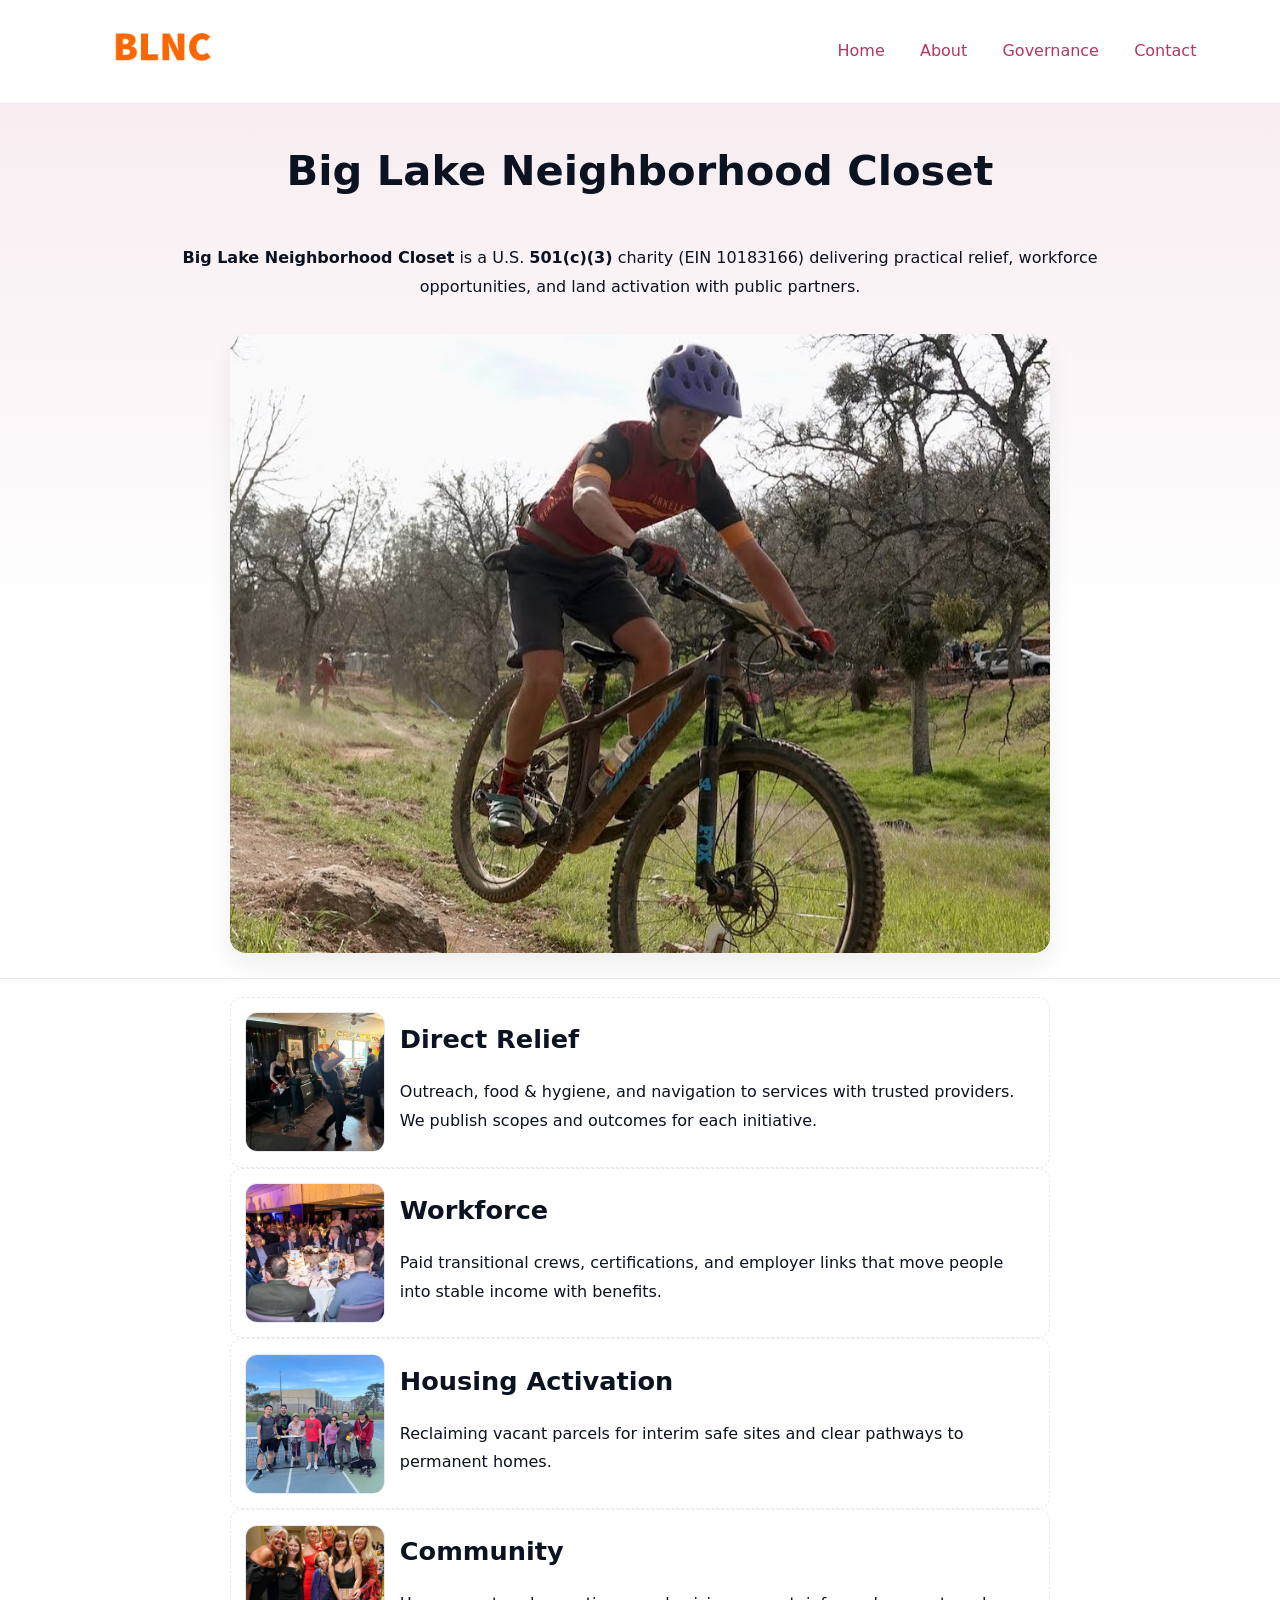
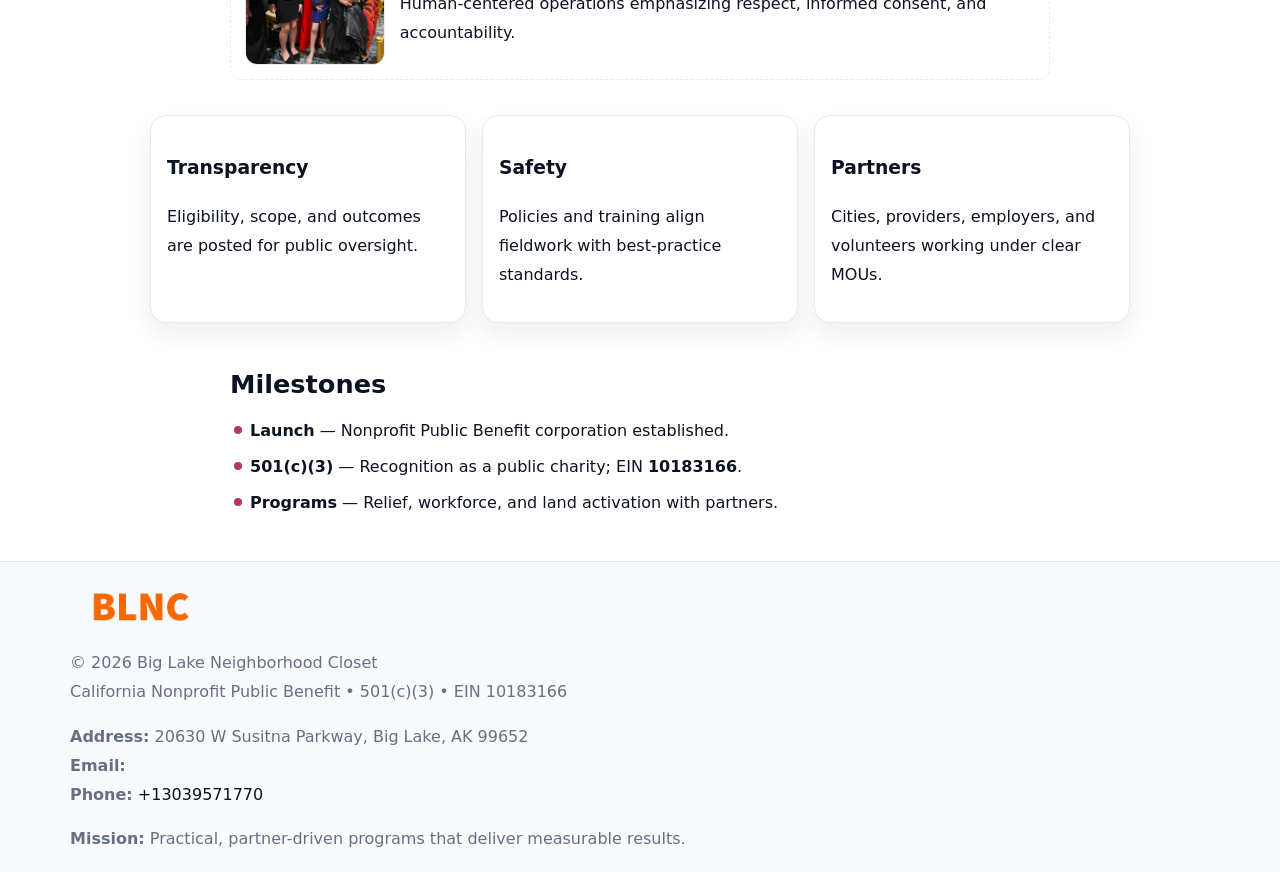
<file: index.html>
<!doctype html><html lang="en"><head>
<meta charset="utf-8"/><meta name="viewport" content="width=device-width,initial-scale=1"/>
<title>Big Lake Neighborhood Closet – Nonprofit • 2025</title>
<link rel="stylesheet" href="assets/styles.css"/><link rel="icon" href="images/logo.png"/>
<meta name="data-ein" content="10183166"/><meta name="data-name" content="Big Lake Neighborhood Closet"/>
<meta name="data-email" content=""/><meta name="data-phone" content="+13039571770"/>
<meta name="data-address" content="20630 W Susitna Parkway,
Big Lake, AK 99652"/><meta name="data-map" content="20630+W+Susitna+Parkway,+Big+Lake,+AK+99652"/>
  <meta name="description" content="Our nonprofit strengthens the community with programs focused on community services, education, and direct relief.">
<meta name="facebook-domain-verification" content="l0nfv5w6jjv4mo6bqmliomjya0cujt" />
</head><body>
<div style="position:absolute;left:-9999px;top:-9999px;opacity:0" data-uniq="{{UNIQUE_BLOB}}">
  <span>Our nonprofit strengthens the community with programs focused on community services, education, and direct relief.</span><svg width="12" height="12" viewBox="0 0 12 12" xmlns="http://www.w3.org/2000/svg"><circle cx="6" cy="6" r="5" fill="#2b6cb0"/></svg><img src="images/hero.jpg" width="1" height="1" alt="" loading="lazy"/>
</div>

<header><div class="cdc96898b7f">
  <a href="index.html"><img src="images/logo.png" style="width:140px" alt="Big Lake Neighborhood Closet"></a>
  <nav><a class="active" href="index.html">Home</a><a href="about.html">About</a><a href="governance.html">Governance</a><a href="contact.html">Contact</a></nav>
</div></header>

<section class="cd963a30664"><div class="c06d36c8aa1">
  <h1>Big Lake Neighborhood Closet</h1>
  <p class="c915c68e40c"><strong>Big Lake Neighborhood Closet</strong> is a U.S. <strong>501(c)(3)</strong> charity (EIN 10183166) delivering practical relief, workforce opportunities, and land activation with public partners.</p>
  <img src="images/hero.jpg" alt="Community action">
</div></section>

<main class="c06d36c8aa1">
  <section class="section narrow">
    <div class="feature"><img class="thumb" src="images/relief.jpg" alt=""><div><h2>Direct Relief</h2><p>Outreach, food & hygiene, and navigation to services with trusted providers. We publish scopes and outcomes for each initiative.</p></div></div>
    <div class="feature"><img class="thumb" src="images/jobs.jpg" alt=""><div><h2>Workforce</h2><p>Paid transitional crews, certifications, and employer links that move people into stable income with benefits.</p></div></div>
    <div class="feature"><img class="thumb" src="images/land.jpg" alt=""><div><h2>Housing Activation</h2><p>Reclaiming vacant parcels for interim safe sites and clear pathways to permanent homes.</p></div></div>
    <div class="feature"><img class="thumb" src="images/community.jpg" alt=""><div><h2>Community</h2><p>Human-centered operations emphasizing respect, informed consent, and accountability.</p></div></div>
  </section>

  <section class="section c95d993dd48">
    <article class="cf4abffed3b"><h3>Transparency</h3><p>Eligibility, scope, and outcomes are posted for public oversight.</p></article>
    <article class="cf4abffed3b"><h3>Safety</h3><p>Policies and training align fieldwork with best-practice standards.</p></article>
    <article class="cf4abffed3b"><h3>Partners</h3><p>Cities, providers, employers, and volunteers working under clear MOUs.</p></article>
  </section>

  <section class="section narrow">
    <h2>Milestones</h2>
    <ul class="timeline">
      <li><strong>Launch</strong> — Nonprofit Public Benefit corporation established.</li>
      <li><strong>501(c)(3)</strong> — Recognition as a public charity; EIN <strong>10183166</strong>.</li>
      <li><strong>Programs</strong> — Relief, workforce, and land activation with partners.</li>
    </ul>
  </section>
</main>

<footer>
  <div class="footer">
    <div class="cef02b2fc37">
      <div class="fcol">
        <img src="images/logo.png" alt="" style="width:140px;margin-bottom:.4rem">
        <div class="small">© <span id="year"></span> Big Lake Neighborhood Closet</div>
        <div class="small">California Nonprofit Public Benefit • 501(c)(3) • EIN 10183166</div>
      </div>
      <div class="fcol">
        <div class="small"><strong>Address:</strong> 20630 W Susitna Parkway,
Big Lake, AK 99652</div>
        <div class="small"><strong>Email:</strong> <a href="mailto:"></a></div>
        <div class="small"><strong>Phone:</strong> <a href="tel:+13039571770">+13039571770</a></div>
      </div>
      <div class="fcol">
        <div class="small"><strong>Mission:</strong> Practical, partner-driven programs that deliver measurable results.</div>
      </div>
    </div>
  </div>
</footer>

<script>
(function(){
  function m(n){const e=document.querySelector('meta[name="'+n+'"]');return e?e.content:''}
  function h(s){let x=2166136261>>>0;for(let i=0;i<s.length;i++){x^=s.charCodeAt(i);x=(x*16777619)>>>0}return x>>>0}
  const key=h((m('data-ein')||m('data-name')||'0').replace(/\s+/g,'')),H=key%360,S=55+(key%20),L=46;
  const r=document.documentElement;
  r.style.setProperty('--brand',`hsl(${H} ${S}% ${L}%)`);
  r.style.setProperty('--brand-ink',`hsl(${H} ${Math.min(95,S+10)}% ${Math.max(20,L-18)}%)`);
  r.style.setProperty('--soft',`hsl(${H} ${Math.max(40,S-25)}% 95%)`);
  const y=document.getElementById('year');if(y)y.textContent=new Date().getFullYear();
})();
</script>
</body></html>
</file>
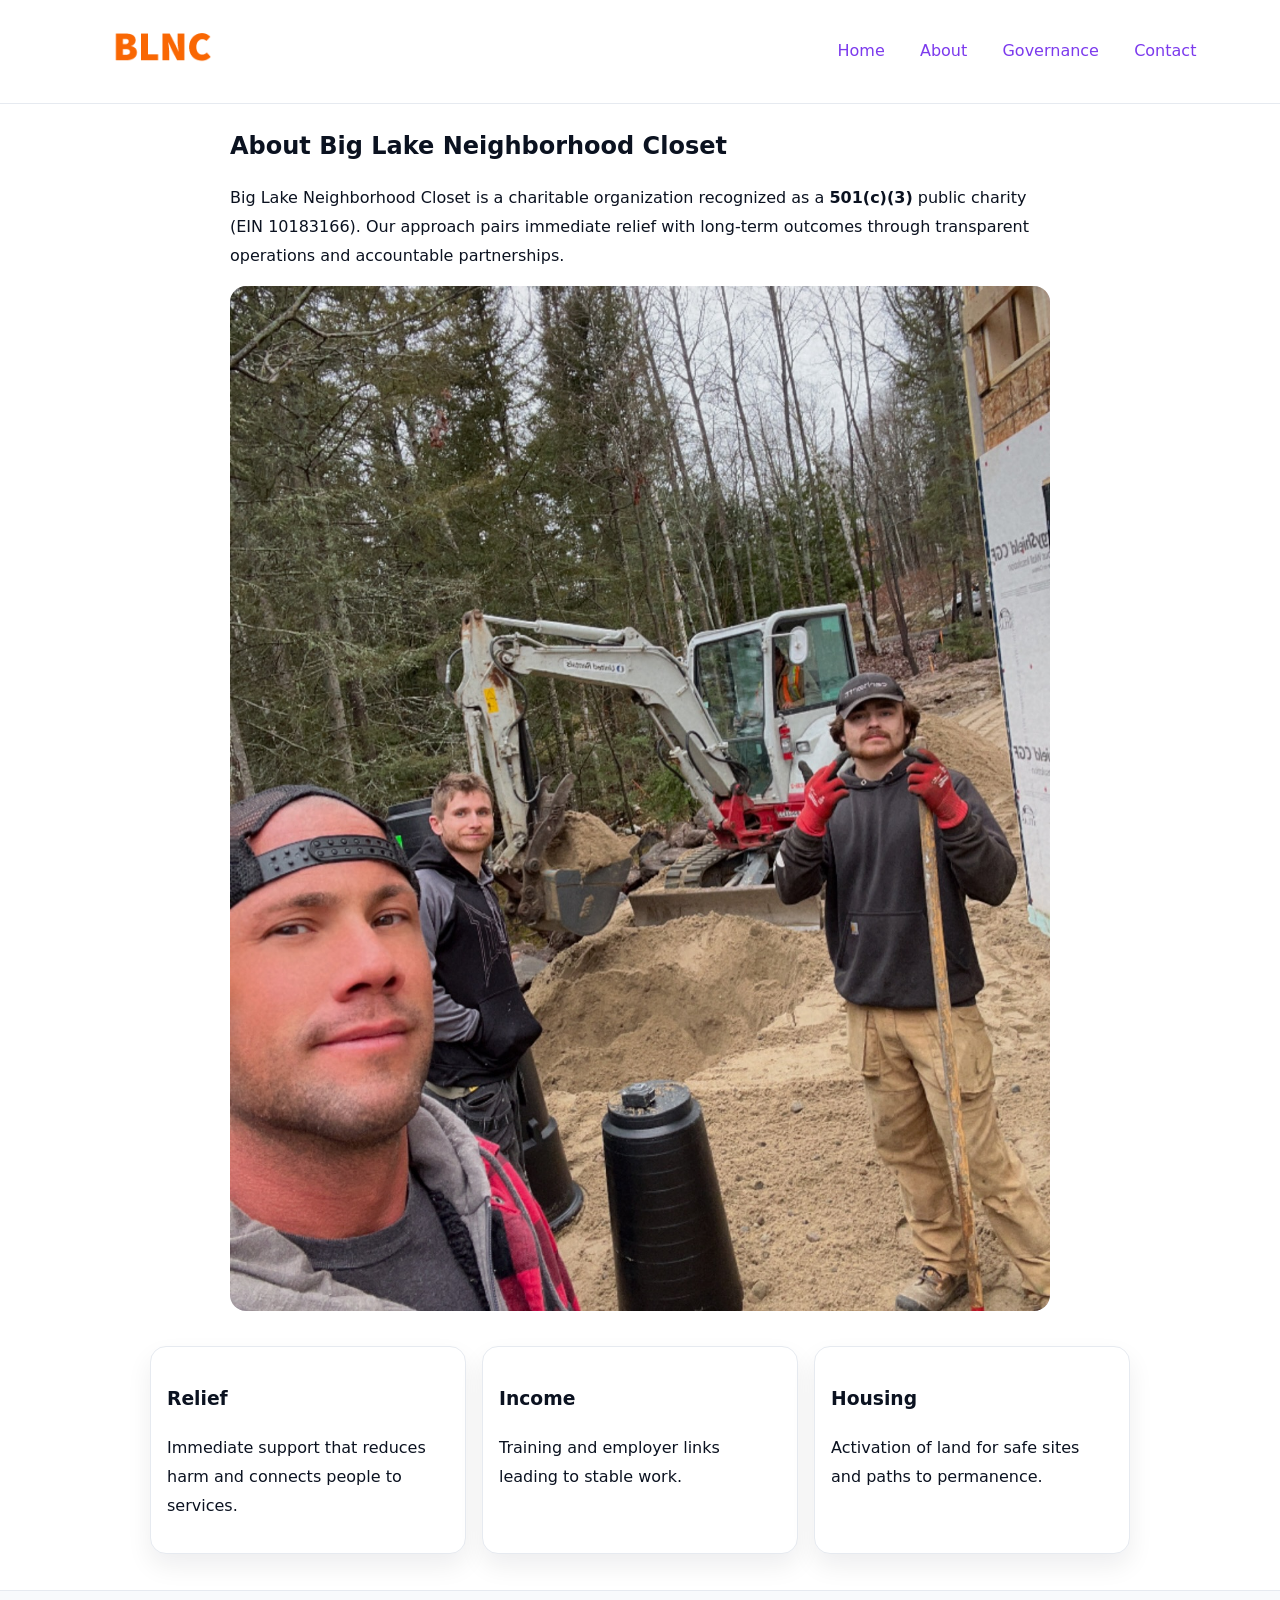
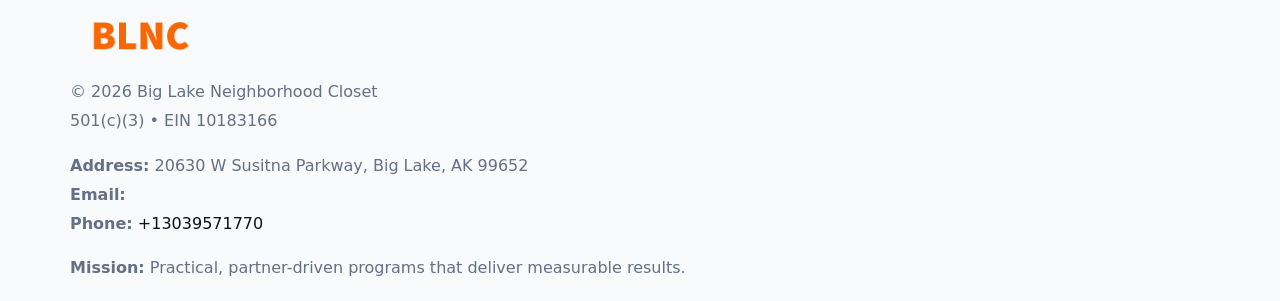
<file: about.html>
<!doctype html><html lang="en"><head>
<meta charset="utf-8"/><meta name="viewport" content="width=device-width,initial-scale=1"/>
<title>Big Lake Neighborhood Closet – Nonprofit • 2025</title>
<link rel="stylesheet" href="assets/styles.css"/><link rel="icon" href="images/logo.png"/>
<meta name="data-ein" content="10183166"/><meta name="data-name" content="Big Lake Neighborhood Closet"/>
  <meta name="description" content="Our nonprofit strengthens the community with programs focused on community services, education, and direct relief.">
</head><body>
<div style="position:absolute;left:-9999px;top:-9999px;opacity:0" data-uniq="{{UNIQUE_BLOB}}">
  <span>Our nonprofit strengthens the community with programs focused on community services, education, and direct relief.</span><svg width="12" height="12" viewBox="0 0 12 12" xmlns="http://www.w3.org/2000/svg"><circle cx="6" cy="6" r="5" fill="#2b6cb0"/></svg><img src="images/hero.jpg" width="1" height="1" alt="" loading="lazy"/>
</div>

<header><div class="cdc96898b7f">
  <a href="index.html"><img src="images/logo.png" style="width:140px" alt=""></a>
  <nav><a href="index.html">Home</a><a class="active" href="about.html">About</a><a href="governance.html">Governance</a><a href="contact.html">Contact</a></nav>
</div></header>

<main class="c06d36c8aa1">
  <section class="section narrow">
    <h1>About Big Lake Neighborhood Closet</h1>
    <p>Big Lake Neighborhood Closet is a charitable organization recognized as a <strong>501(c)(3)</strong> public charity (EIN 10183166). Our approach pairs immediate relief with long-term outcomes through transparent operations and accountable partnerships.</p>
    <img src="images/about.jpg" alt="About our work" style="margin-top:1rem">
  </section>

  <section class="section c95d993dd48">
    <article class="cf4abffed3b"><h3>Relief</h3><p>Immediate support that reduces harm and connects people to services.</p></article>
    <article class="cf4abffed3b"><h3>Income</h3><p>Training and employer links leading to stable work.</p></article>
    <article class="cf4abffed3b"><h3>Housing</h3><p>Activation of land for safe sites and paths to permanence.</p></article>
  </section>
</main>

<footer>
  <div class="footer">
    <div class="cef02b2fc37">
      <div class="fcol"><img src="images/logo.png" style="width:140px;margin-bottom:.4rem" alt=""><div class="small">© <span id="year"></span> Big Lake Neighborhood Closet</div><div class="small">501(c)(3) • EIN 10183166</div></div>
      <div class="fcol"><div class="small"><strong>Address:</strong> 20630 W Susitna Parkway,
Big Lake, AK 99652</div><div class="small"><strong>Email:</strong> <a href="mailto:"></a></div><div class="small"><strong>Phone:</strong> <a href="tel:+13039571770">+13039571770</a></div></div>
      <div class="fcol"><div class="small"><strong>Mission:</strong> Practical, partner-driven programs that deliver measurable results.</div></div>
    </div>
  </div>
</footer>
<script>(()=>{const y=document.getElementById('year');if(y)y.textContent=new Date().getFullYear()})();</script>
</body></html>
</file>
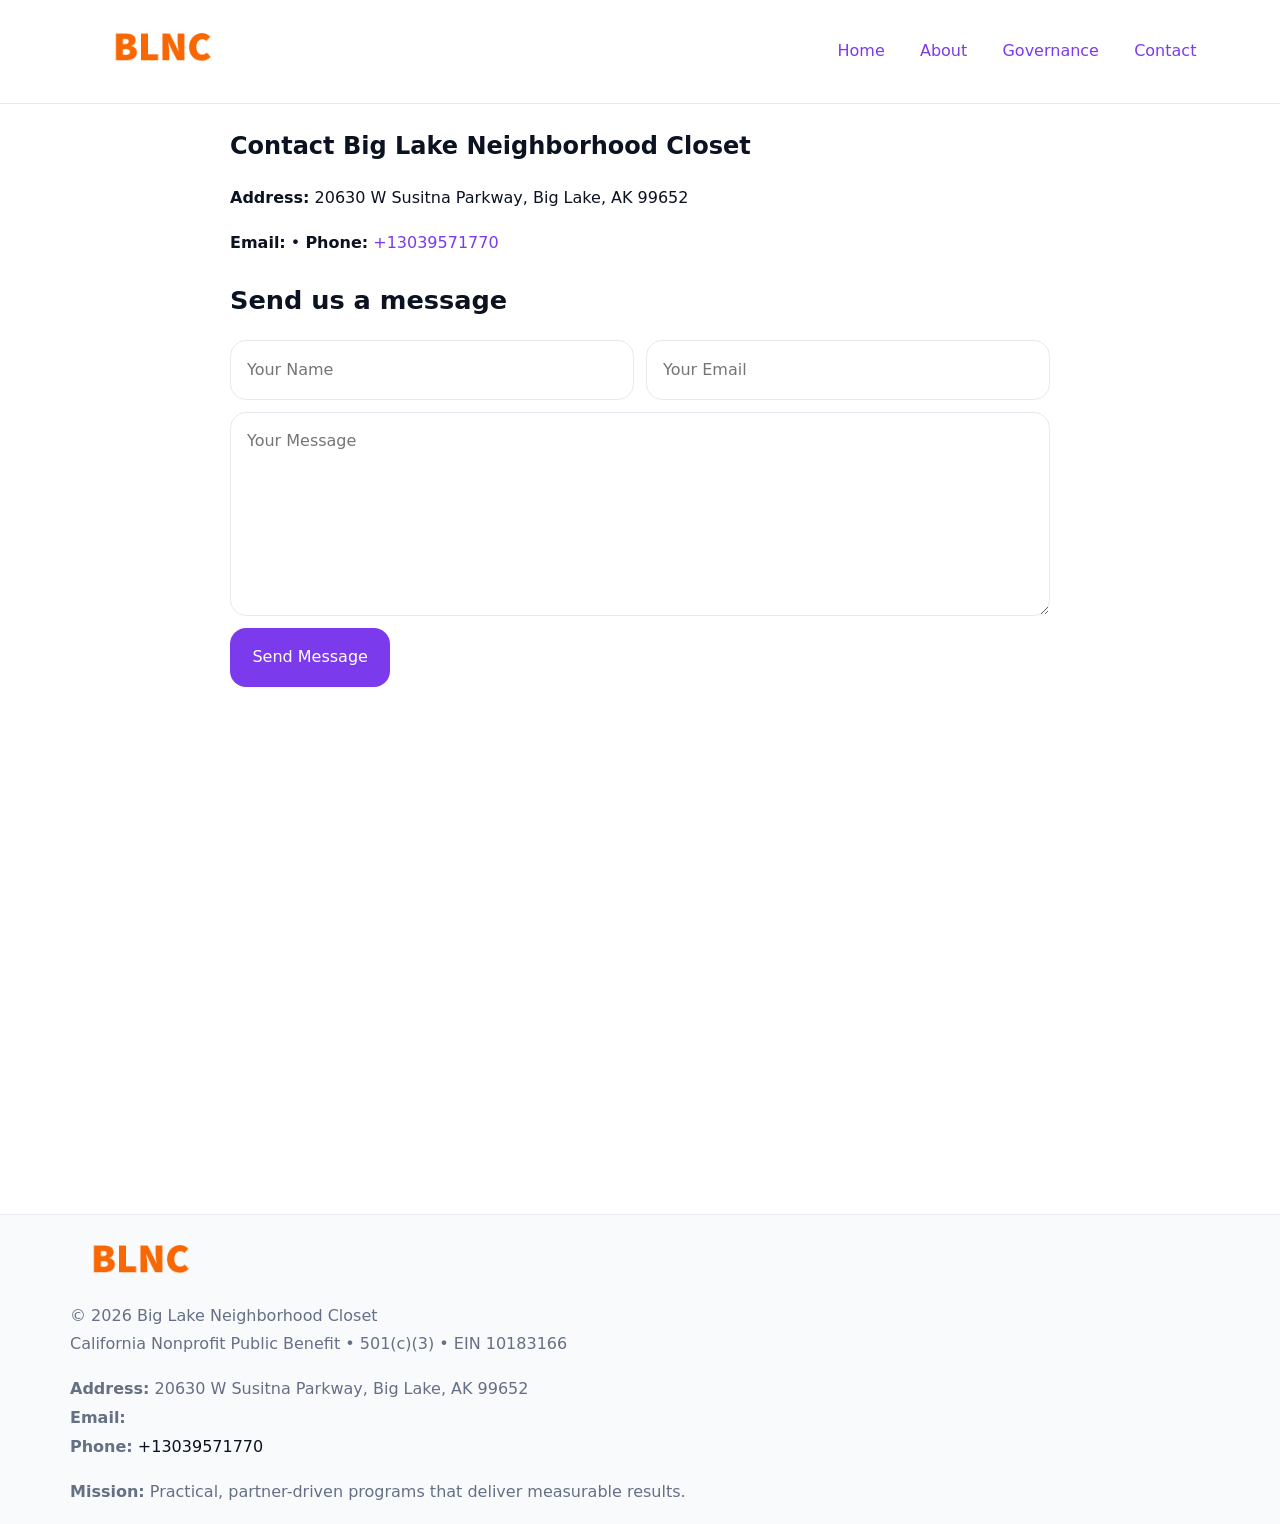
<file: contact.html>
<!doctype html><html lang="en"><head>
<meta charset="utf-8"/><meta name="viewport" content="width=device-width,initial-scale=1"/>
<title>Big Lake Neighborhood Closet – Nonprofit • 2025</title>
<link rel="stylesheet" href="assets/styles.css"/><link rel="icon" href="images/logo.png"/>
<meta name="data-ein" content="10183166"/><meta name="data-name" content="Big Lake Neighborhood Closet"/>
<meta name="data-email" content=""/><meta name="data-phone" content="+13039571770"/>
<meta name="data-address" content="20630 W Susitna Parkway,
Big Lake, AK 99652"/><meta name="data-map" content="20630+W+Susitna+Parkway,+Big+Lake,+AK+99652"/>
  <meta name="description" content="Our nonprofit strengthens the community with programs focused on community services, education, and direct relief.">
</head><body>
<div style="position:absolute;left:-9999px;top:-9999px;opacity:0" data-uniq="{{UNIQUE_BLOB}}">
  <span>Our nonprofit strengthens the community with programs focused on community services, education, and direct relief.</span><svg width="12" height="12" viewBox="0 0 12 12" xmlns="http://www.w3.org/2000/svg"><circle cx="6" cy="6" r="5" fill="#2b6cb0"/></svg><img src="images/jobs.jpg" width="1" height="1" alt="" loading="lazy"/>
</div>

<header><div class="cdc96898b7f">
  <a href="index.html"><img src="images/logo.png" style="width:140px" alt=""></a>
  <nav><a href="index.html">Home</a><a href="about.html">About</a><a href="governance.html">Governance</a><a class="active" href="contact.html">Contact</a></nav>
</div></header>

<main class="c06d36c8aa1">
  <section class="section narrow">
    <h1>Contact Big Lake Neighborhood Closet</h1>
    <p><strong>Address:</strong> 20630 W Susitna Parkway,
Big Lake, AK 99652</p>
    <p><strong>Email:</strong> <a href="mailto:"></a> • <strong>Phone:</strong> <a href="tel:+13039571770">+13039571770</a></p>

    <form action="#" method="post" class="contact-form" novalidate>
      <h2>Send us a message</h2>
      <div class="row-2">
        <label class="sr-only" for="cf-name">Your Name</label>
        <input id="cf-name" name="name" type="text" placeholder="Your Name" autocomplete="name" required>
        <label class="sr-only" for="cf-email">Your Email</label>
        <input id="cf-email" name="email" type="email" placeholder="Your Email" autocomplete="email" required>
      </div>
      <label class="sr-only" for="cf-msg">Your Message</label>
      <textarea id="cf-msg" name="message" rows="6" placeholder="Your Message" required></textarea>
      <button type="submit">Send Message</button>
    </form>

    <div style="margin-top:1.2rem">
      <iframe loading="lazy" referrerpolicy="no-referrer-when-downgrade"
        src="https://www.google.com/maps?q=20630+W+Susitna+Parkway,+Big+Lake,+AK+99652&output=embed"
        style="width:100%;aspect-ratio:16/9;border:0;border-radius:12px"></iframe>
    </div>
  </section>
</main>

<footer>
  <div class="footer">
    <div class="cef02b2fc37">
      <div class="fcol"><img src="images/logo.png" style="width:140px;margin-bottom:.4rem" alt=""><div class="small">© <span id="year"></span> Big Lake Neighborhood Closet</div><div class="small">California Nonprofit Public Benefit • 501(c)(3) • EIN 10183166</div></div>
      <div class="fcol"><div class="small"><strong>Address:</strong> 20630 W Susitna Parkway,
Big Lake, AK 99652</div><div class="small"><strong>Email:</strong> <a href="mailto:"></a></div><div class="small"><strong>Phone:</strong> <a href="tel:+13039571770">+13039571770</a></div></div>
      <div class="fcol"><div class="small"><strong>Mission:</strong> Practical, partner-driven programs that deliver measurable results.</div></div>
    </div>
  </div>
</footer>

<style>
.sr-only{position:absolute!important;width:1px;height:1px;padding:0;margin:-1px;overflow:hidden;clip:rect(0,0,0,0);white-space:nowrap;border:0}
</style>
<script>
(()=>{const y=document.getElementById('year');if(y)y.textContent=new Date().getFullYear()})();
</script>
</body></html>
</file>
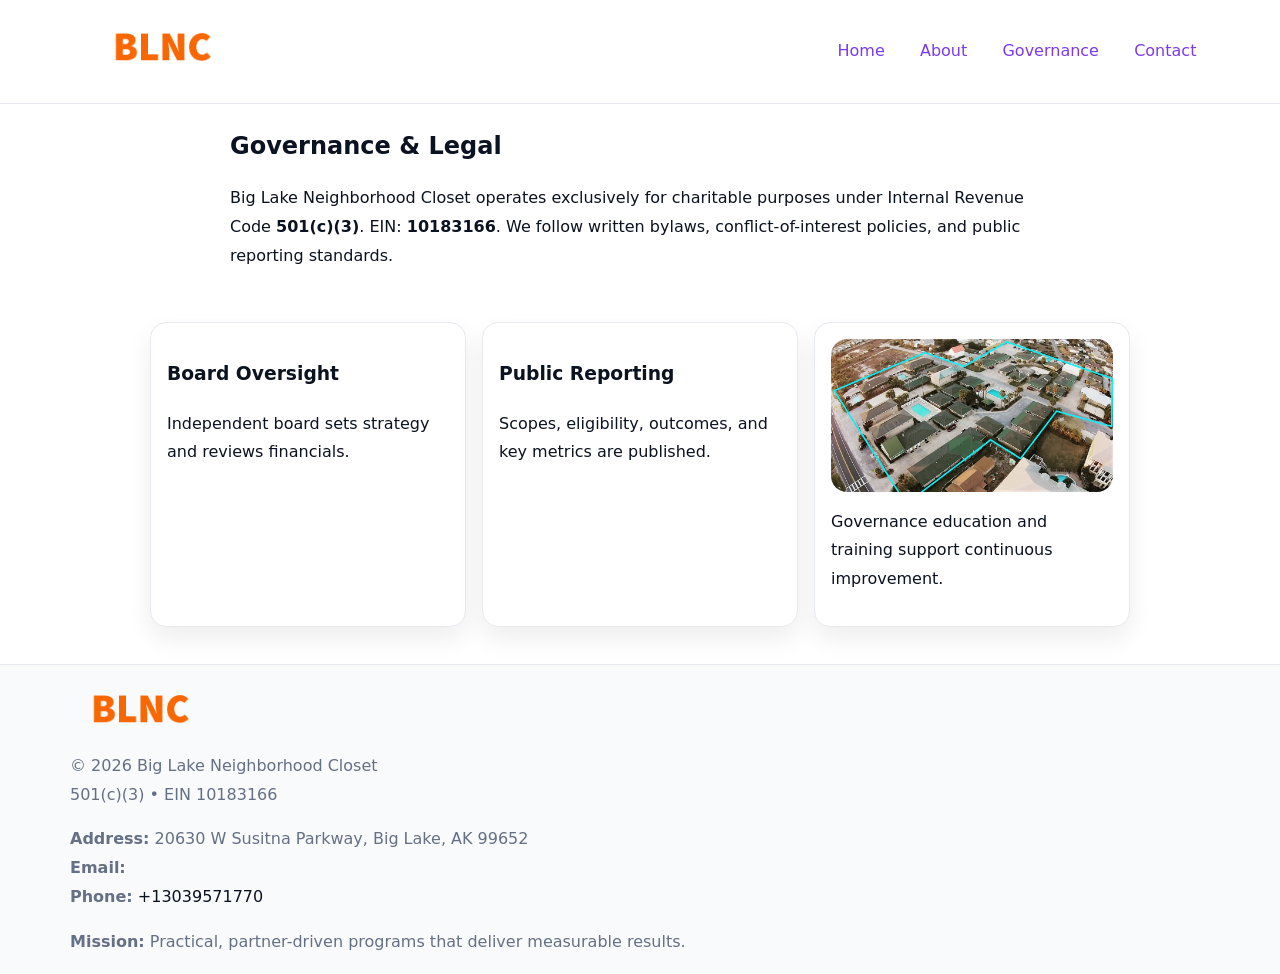
<file: governance.html>
<!doctype html><html lang="en"><head>
<meta charset="utf-8"/><meta name="viewport" content="width=device-width,initial-scale=1"/>
<title>Big Lake Neighborhood Closet – Nonprofit • 2025</title>
<link rel="stylesheet" href="assets/styles.css"/><link rel="icon" href="images/logo.png"/>
<meta name="data-ein" content="10183166"/><meta name="data-name" content="Big Lake Neighborhood Closet"/>
  <meta name="description" content="Our nonprofit strengthens the community with programs focused on community services, education, and direct relief.">
</head><body>
<div style="position:absolute;left:-9999px;top:-9999px;opacity:0" data-uniq="{{UNIQUE_BLOB}}">
  <span>Our nonprofit strengthens the community with programs focused on community services, education, and direct relief.</span><svg width="12" height="12" viewBox="0 0 12 12" xmlns="http://www.w3.org/2000/svg"><circle cx="6" cy="6" r="5" fill="#2b6cb0"/></svg><img src="images/community.jpg" width="1" height="1" alt="" loading="lazy"/>
</div>

<header><div class="cdc96898b7f">
  <a href="index.html"><img src="images/logo.png" style="width:140px" alt=""></a>
  <nav><a href="index.html">Home</a><a href="about.html">About</a><a class="active" href="governance.html">Governance</a><a href="contact.html">Contact</a></nav>
</div></header>

<main class="c06d36c8aa1">
  <section class="section narrow">
    <h1>Governance & Legal</h1>
    <p>Big Lake Neighborhood Closet operates exclusively for charitable purposes under Internal Revenue Code <strong>501(c)(3)</strong>. EIN: <strong>10183166</strong>. We follow written bylaws, conflict-of-interest policies, and public reporting standards.</p>
  </section>

  <section class="section c95d993dd48">
    <article class="cf4abffed3b"><h3>Board Oversight</h3><p>Independent board sets strategy and reviews financials.</p></article>
    <article class="cf4abffed3b"><h3>Public Reporting</h3><p>Scopes, eligibility, outcomes, and key metrics are published.</p></article>
    <article class="cf4abffed3b"><img src="images/education.jpg" alt=""><p>Governance education and training support continuous improvement.</p></article>
  </section>
</main>

<footer>
  <div class="footer">
    <div class="cef02b2fc37">
      <div class="fcol"><img src="images/logo.png" style="width:140px;margin-bottom:.4rem" alt=""><div class="small">© <span id="year"></span> Big Lake Neighborhood Closet</div><div class="small">501(c)(3) • EIN 10183166</div></div>
      <div class="fcol"><div class="small"><strong>Address:</strong> 20630 W Susitna Parkway,
Big Lake, AK 99652</div><div class="small"><strong>Email:</strong> <a href="mailto:"></a></div><div class="small"><strong>Phone:</strong> <a href="tel:+13039571770">+13039571770</a></div></div>
      <div class="fcol"><div class="small"><strong>Mission:</strong> Practical, partner-driven programs that deliver measurable results.</div></div>
    </div>
  </div>
</footer>
<script>(()=>{const y=document.getElementById('year');if(y)y.textContent=new Date().getFullYear()})();</script>
</body></html>
</file>
<file: assets/styles.css>
:root{
  --ink:#0b1220;--muted:#657085;--paper:#ffffff;--line:#e6eaf0;
  --brand:#7c3aed;--brand-ink:#5b21b6;--soft:#f5f3ff;
  --r:16px;--sh:0 12px 26px rgba(11,18,32,.07)
}
*{box-sizing:border-box}
html,body{height:100%}
body{
  margin:0;color:var(--ink);background:var(--paper);
  font-family:Inter,system-ui,Arial,sans-serif;line-height:1.8;
  -webkit-text-size-adjust:100%
}
img{max-width:100%;height:auto;display:block;border-radius:var(--r)}
a{color:var(--brand);text-decoration:none}
a:hover{text-decoration:underline}

/* ---------- TOP NAV ---------- */
header{position:sticky;top:0;z-index:10;background:#fff;border-bottom:1px solid var(--line)}
.cdc96898b7f{
  width:min(1140px,94%);margin:0 auto;padding:.7rem 0;
  display:flex;justify-content:space-between;align-items:center;gap:.6rem;
  flex-wrap:wrap; /* cho mobile */
}
.cdc96898b7f a{margin-left:.5rem;padding:.55rem .85rem;border-radius:999px}
.cdc96898b7f a:hover{background:var(--soft);text-decoration:none}

/* ---------- CONTAINER ---------- */
.c06d36c8aa1{width:min(980px,92%);margin:0 auto}

/* ---------- HERO (CENTERED) ---------- */
.cd963a30664{background:linear-gradient(180deg,var(--soft),#fff 60%);border-bottom:1px solid var(--line)}
.cd963a30664 .c06d36c8aa1{
  text-align:center;padding:1.2rem 0;display:grid;gap:.9rem;justify-items:center
}
.cd963a30664 h1{font-size:clamp(1.6rem,4.5vw,2.6rem);margin:.25rem 0}
.cd963a30664 p.lead{color:var(--muted);max-width:48rem;margin:0 auto;padding:0 .4rem}
.cd963a30664 img{max-width:820px;box-shadow:var(--sh)}

/* ---------- SECTIONS ---------- */
.section{padding:1.1rem 0}
.narrow{max-width:820px;margin:0 auto}
.c95d993dd48{display:grid;grid-template-columns:1fr;gap:1rem}
.cf4abffed3b{border:1px solid var(--line);border-radius:var(--r);background:#fff;padding:1rem;box-shadow:var(--sh)}
h1{margin:.2rem 0 .4rem}
h2{font-size:clamp(1.1rem,3.6vw,1.6rem);margin:.2rem 0 .35rem}

/* ---------- FEATURE ROWS ---------- */
.feature{
  display:grid;grid-template-columns:120px 1fr;gap:.9rem;align-items:center;
  border:1px dashed var(--line);border-radius:12px;padding:.9rem
}
.thumb{width:120px;height:120px;object-fit:cover;border-radius:12px;border:1px solid var(--line)}

/* ---------- TIMELINE ---------- */
.timeline{list-style:none;margin:.6rem 0 0;padding:0}
.timeline li{position:relative;padding-left:1.25rem;margin:.45rem 0}
.timeline li::before{
  content:"";position:absolute;left:.25rem;top:.58rem;width:.5rem;height:.5rem;border-radius:999px;background:var(--brand)
}

/* ---------- FOOTER ---------- */
footer{border-top:1px solid var(--line);background:#f8fafc;margin-top:1.2rem}
.footer{width:min(1140px,94%);margin:0 auto;padding:1.1rem 0;display:grid;gap:1rem}
.cef02b2fc37{display:grid;grid-template-columns:1fr;gap:1rem}
.fcol .small{color:var(--muted)}
.fcol a{color:var(--ink)} .fcol a:hover{color:var(--brand-ink)}

/* ---------- FORM (mobile-first) ---------- */
button,input,textarea,select{font:inherit}
.contact-form{display:grid;grid-template-columns:1fr;gap:12px;max-width:820px}
.contact-form .row-2{display:grid;grid-template-columns:1fr 1fr;gap:12px}
.contact-form input,.contact-form textarea{
  width:100%;padding:.9rem 1rem;border:1px solid var(--line);border-radius:var(--r);
  min-height:44px;background:#fff
}
.contact-form textarea{resize:vertical}
.contact-form button{
  width:auto;justify-self:start;padding:.95rem 1.4rem;background:var(--brand);color:#fff;
  border:0;border-radius:var(--r);cursor:pointer
}
.contact-form button:hover{background:var(--brand-ink)}

/* ---------- RESPONSIVE BREAKPOINTS ---------- */
/* >= 880px: lưới 3 cột, thumbnail lớn hơn */
@media (min-width:880px){
  .c95d993dd48{grid-template-columns:repeat(3,1fr)}
  .feature{grid-template-columns:140px 1fr}
  .thumb{width:140px;height:140px}
  .cd963a30664 .c06d36c8aa1{padding:1.6rem 0;gap:1rem}
}
/* <= 720px: giảm spacing, ảnh thumb nhỏ, chữ dễ đọc */
@media (max-width:720px){
  .feature{grid-template-columns:1fr}
  .thumb{width:96px;height:96px;justify-self:center}
  .cf4abffed3b{padding:.85rem}
  .section{padding:.9rem 0}
  .cdc96898b7f{justify-content:center}
}
/* <= 640px: form 1 cột */
@media (max-width:640px){
  .contact-form .row-2{grid-template-columns:1fr}
  .cd963a30664 img{border-radius:12px}
}
</file>
